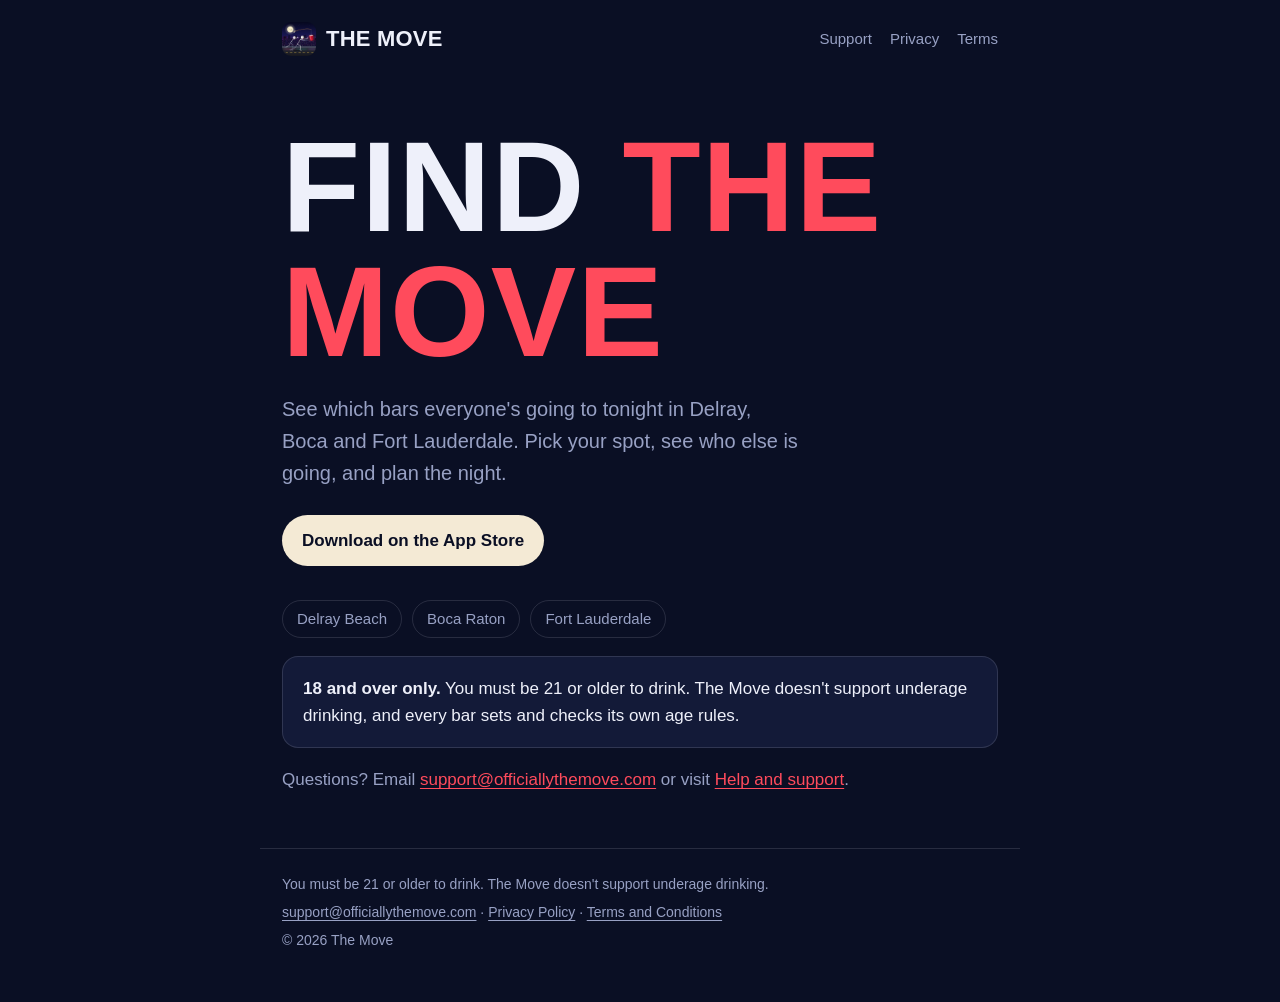
<file: index.html>
<!DOCTYPE html>
<html lang="en">
<head>
<meta charset="utf-8">
<meta name="viewport" content="width=device-width, initial-scale=1">
<title>The Move</title>
<meta name="description" content="See where everyone&#x27;s going out tonight in Delray, Boca and Fort Lauderdale.">
<meta name="theme-color" content="#0A0F24">
<link rel="icon" href="/favicon.png" type="image/png">
<link rel="apple-touch-icon" href="/apple-touch-icon.png">
<link rel="stylesheet" href="/style.css">
</head>
<body>
<header class="top">
  <a class="brand" href="/"><img src="/apple-touch-icon.png" alt=""><span>The Move</span></a>
  <nav><a href="/support">Support</a><a href="/privacy">Privacy</a><a href="/terms">Terms</a></nav>
</header>
<main>
<section class="hero">
  <p class="big">Find <em>the move</em></p>
  <p class="lede">See which bars everyone's going to tonight in Delray, Boca and Fort Lauderdale. Pick your spot, see who else is going, and plan the night.</p>
  <a class="pill" href="https://apps.apple.com/us/app/officially-the-move/id6837827126">Download on the App Store</a>
  <ul class="areas">
    <li>Delray Beach</li>
    <li>Boca Raton</li>
    <li>Fort Lauderdale</li>
  </ul>
</section>

<div class="card">
  <p><strong>18 and over only.</strong> You must be 21 or older to drink. The Move doesn't support underage drinking, and every bar sets and checks its own age rules.</p>
</div>

<p class="muted">Questions? Email <a href="mailto:support@officiallythemove.com">support@officiallythemove.com</a> or visit <a href="/support">Help and support</a>.</p>
</main>
<footer>
  <p>You must be 21 or older to drink. The Move doesn't support underage drinking.</p>
  <p><a href="mailto:support@officiallythemove.com">support@officiallythemove.com</a> · <a href="/privacy">Privacy Policy</a> · <a href="/terms">Terms and Conditions</a></p>
  <p>© 2026 The Move</p>
</footer>
</body>
</html>
</file>
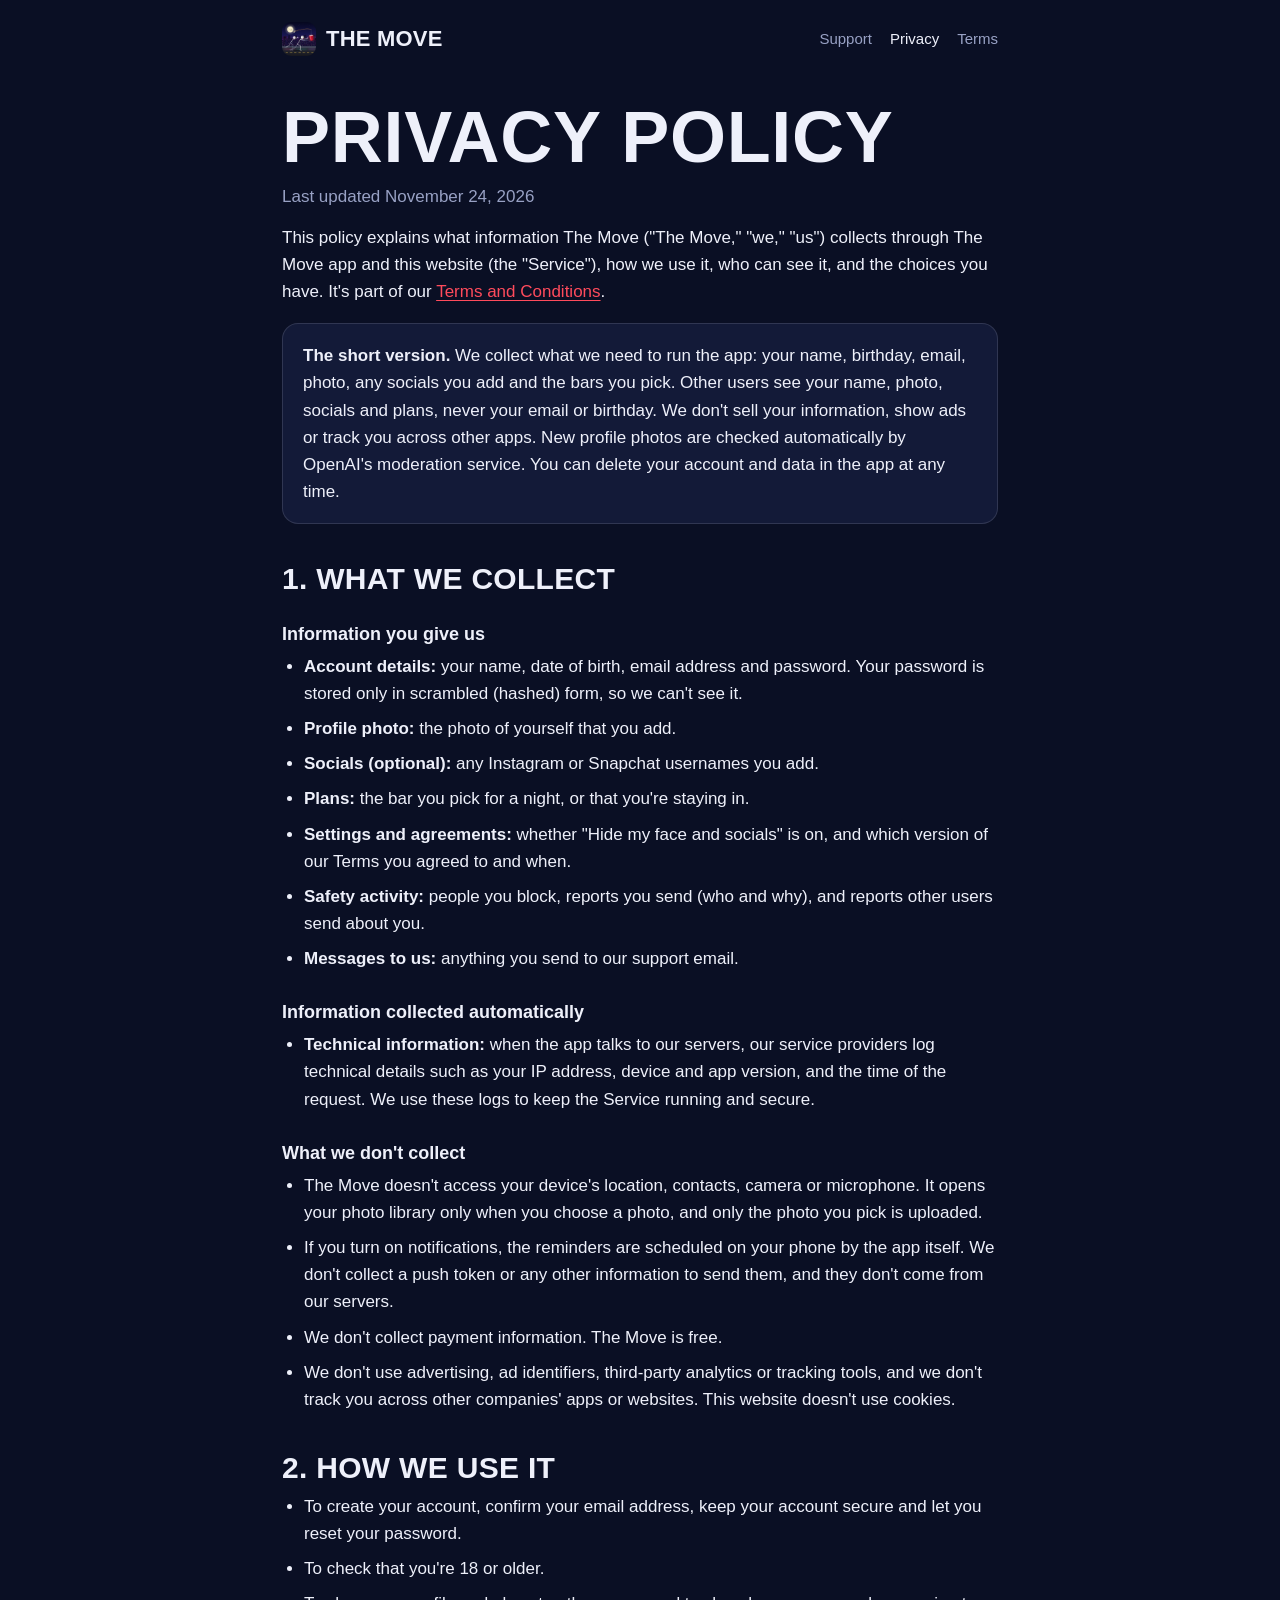
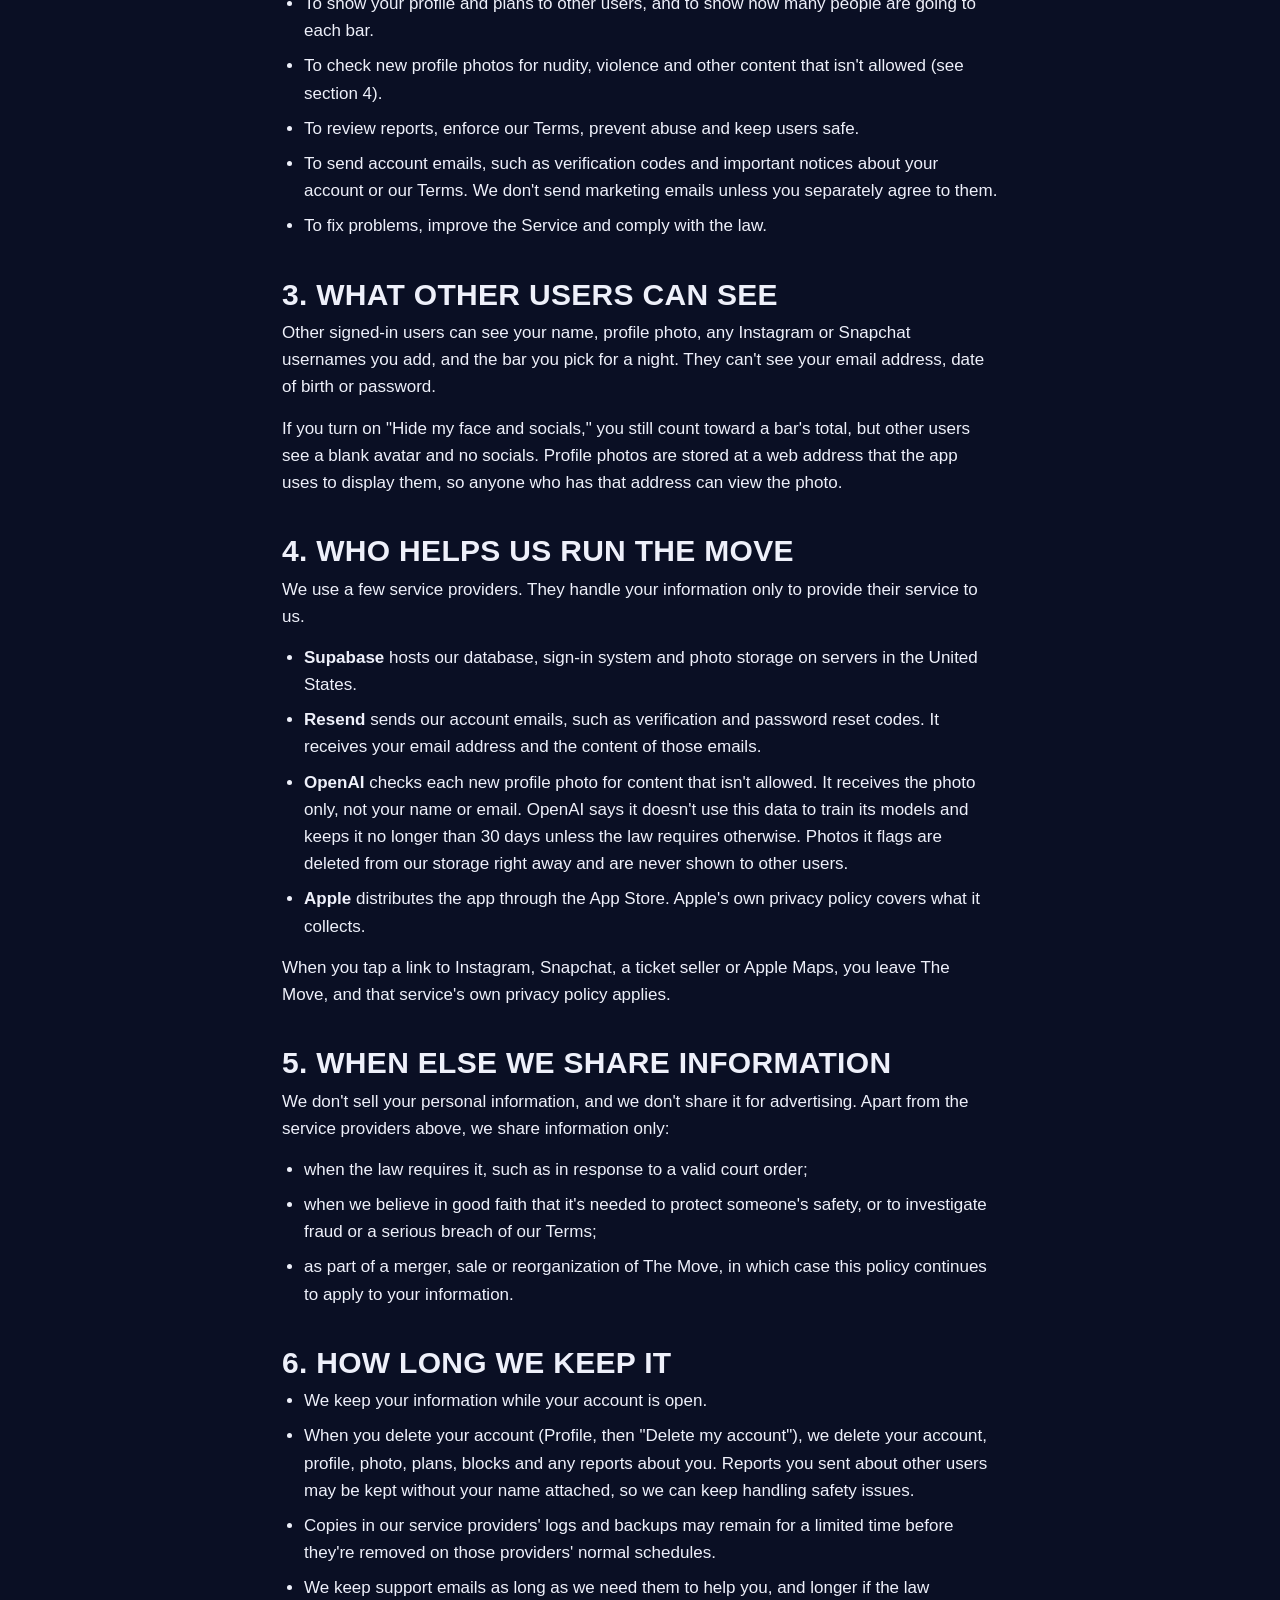
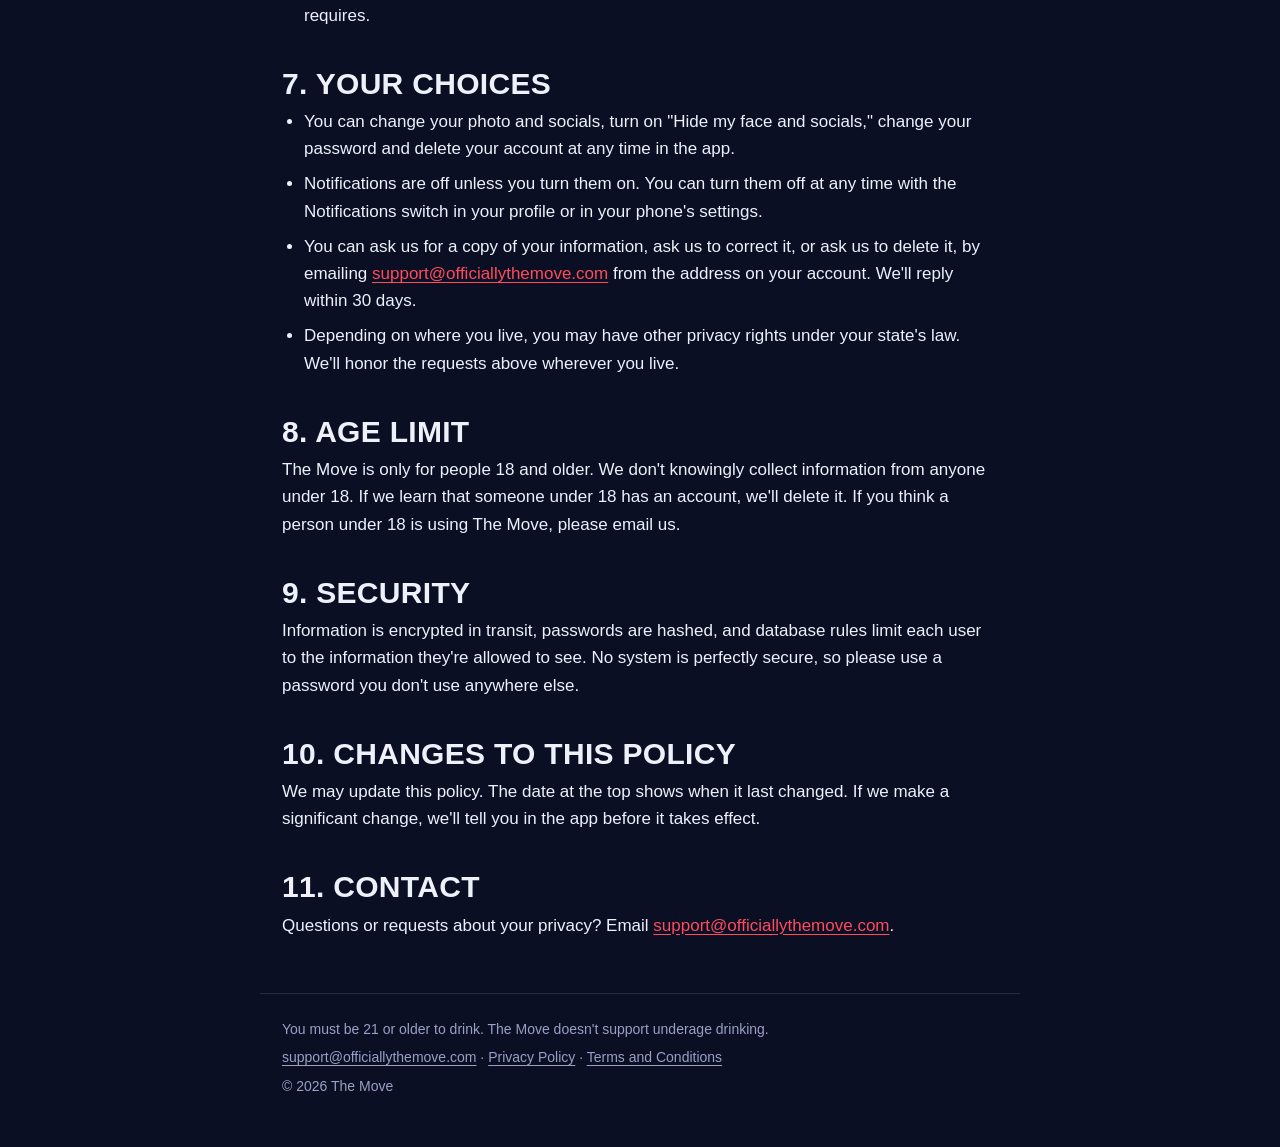
<file: privacy.html>
<!DOCTYPE html>
<html lang="en">
<head>
<meta charset="utf-8">
<meta name="viewport" content="width=device-width, initial-scale=1">
<title>Privacy Policy · The Move</title>
<meta name="description" content="What The Move collects, who can see it, who helps us run the app, and how to delete your data.">
<meta name="theme-color" content="#0A0F24">
<link rel="icon" href="/favicon.png" type="image/png">
<link rel="apple-touch-icon" href="/apple-touch-icon.png">
<link rel="stylesheet" href="/style.css">
</head>
<body>
<header class="top">
  <a class="brand" href="/"><img src="/apple-touch-icon.png" alt=""><span>The Move</span></a>
  <nav><a href="/support">Support</a><a href="/privacy" aria-current="page">Privacy</a><a href="/terms">Terms</a></nav>
</header>
<main>
<h1>Privacy Policy</h1>
<p class="date">Last updated November 24, 2026</p>

<p>This policy explains what information The Move ("The Move," "we," "us") collects through The Move app and this website (the "Service"), how we use it, who can see it, and the choices you have. It's part of our <a href="/terms">Terms and Conditions</a>.</p>

<div class="card">
  <p><strong>The short version.</strong> We collect what we need to run the app: your name, birthday, email, photo, any socials you add and the bars you pick. Other users see your name, photo, socials and plans, never your email or birthday. We don't sell your information, show ads or track you across other apps. New profile photos are checked automatically by OpenAI's moderation service. You can delete your account and data in the app at any time.</p>
</div>

<h2>1. What we collect</h2>
<h3>Information you give us</h3>
<ul>
  <li><strong>Account details:</strong> your name, date of birth, email address and password. Your password is stored only in scrambled (hashed) form, so we can't see it.</li>
  <li><strong>Profile photo:</strong> the photo of yourself that you add.</li>
  <li><strong>Socials (optional):</strong> any Instagram or Snapchat usernames you add.</li>
  <li><strong>Plans:</strong> the bar you pick for a night, or that you're staying in.</li>
  <li><strong>Settings and agreements:</strong> whether "Hide my face and socials" is on, and which version of our Terms you agreed to and when.</li>
  <li><strong>Safety activity:</strong> people you block, reports you send (who and why), and reports other users send about you.</li>
  <li><strong>Messages to us:</strong> anything you send to our support email.</li>
</ul>
<h3>Information collected automatically</h3>
<ul>
  <li><strong>Technical information:</strong> when the app talks to our servers, our service providers log technical details such as your IP address, device and app version, and the time of the request. We use these logs to keep the Service running and secure.</li>
</ul>
<h3>What we don't collect</h3>
<ul>
  <li>The Move doesn't access your device's location, contacts, camera or microphone. It opens your photo library only when you choose a photo, and only the photo you pick is uploaded.</li>
  <li>If you turn on notifications, the reminders are scheduled on your phone by the app itself. We don't collect a push token or any other information to send them, and they don't come from our servers.</li>
  <li>We don't collect payment information. The Move is free.</li>
  <li>We don't use advertising, ad identifiers, third-party analytics or tracking tools, and we don't track you across other companies' apps or websites. This website doesn't use cookies.</li>
</ul>

<h2>2. How we use it</h2>
<ul>
  <li>To create your account, confirm your email address, keep your account secure and let you reset your password.</li>
  <li>To check that you're 18 or older.</li>
  <li>To show your profile and plans to other users, and to show how many people are going to each bar.</li>
  <li>To check new profile photos for nudity, violence and other content that isn't allowed (see section 4).</li>
  <li>To review reports, enforce our Terms, prevent abuse and keep users safe.</li>
  <li>To send account emails, such as verification codes and important notices about your account or our Terms. We don't send marketing emails unless you separately agree to them.</li>
  <li>To fix problems, improve the Service and comply with the law.</li>
</ul>

<h2>3. What other users can see</h2>
<p>Other signed-in users can see your name, profile photo, any Instagram or Snapchat usernames you add, and the bar you pick for a night. They can't see your email address, date of birth or password.</p>
<p>If you turn on "Hide my face and socials," you still count toward a bar's total, but other users see a blank avatar and no socials. Profile photos are stored at a web address that the app uses to display them, so anyone who has that address can view the photo.</p>

<h2>4. Who helps us run The Move</h2>
<p>We use a few service providers. They handle your information only to provide their service to us.</p>
<ul>
  <li><strong>Supabase</strong> hosts our database, sign-in system and photo storage on servers in the United States.</li>
  <li><strong>Resend</strong> sends our account emails, such as verification and password reset codes. It receives your email address and the content of those emails.</li>
  <li><strong>OpenAI</strong> checks each new profile photo for content that isn't allowed. It receives the photo only, not your name or email. OpenAI says it doesn't use this data to train its models and keeps it no longer than 30 days unless the law requires otherwise. Photos it flags are deleted from our storage right away and are never shown to other users.</li>
  <li><strong>Apple</strong> distributes the app through the App Store. Apple's own privacy policy covers what it collects.</li>
</ul>
<p>When you tap a link to Instagram, Snapchat, a ticket seller or Apple Maps, you leave The Move, and that service's own privacy policy applies.</p>

<h2>5. When else we share information</h2>
<p>We don't sell your personal information, and we don't share it for advertising. Apart from the service providers above, we share information only:</p>
<ul>
  <li>when the law requires it, such as in response to a valid court order;</li>
  <li>when we believe in good faith that it's needed to protect someone's safety, or to investigate fraud or a serious breach of our Terms;</li>
  <li>as part of a merger, sale or reorganization of The Move, in which case this policy continues to apply to your information.</li>
</ul>

<h2>6. How long we keep it</h2>
<ul>
  <li>We keep your information while your account is open.</li>
  <li>When you delete your account (Profile, then "Delete my account"), we delete your account, profile, photo, plans, blocks and any reports about you. Reports you sent about other users may be kept without your name attached, so we can keep handling safety issues.</li>
  <li>Copies in our service providers' logs and backups may remain for a limited time before they're removed on those providers' normal schedules.</li>
  <li>We keep support emails as long as we need them to help you, and longer if the law requires.</li>
</ul>

<h2>7. Your choices</h2>
<ul>
  <li>You can change your photo and socials, turn on "Hide my face and socials," change your password and delete your account at any time in the app.</li>
  <li>Notifications are off unless you turn them on. You can turn them off at any time with the Notifications switch in your profile or in your phone's settings.</li>
  <li>You can ask us for a copy of your information, ask us to correct it, or ask us to delete it, by emailing <a href="mailto:support@officiallythemove.com">support@officiallythemove.com</a> from the address on your account. We'll reply within 30 days.</li>
  <li>Depending on where you live, you may have other privacy rights under your state's law. We'll honor the requests above wherever you live.</li>
</ul>

<h2>8. Age limit</h2>
<p>The Move is only for people 18 and older. We don't knowingly collect information from anyone under 18. If we learn that someone under 18 has an account, we'll delete it. If you think a person under 18 is using The Move, please email us.</p>

<h2>9. Security</h2>
<p>Information is encrypted in transit, passwords are hashed, and database rules limit each user to the information they're allowed to see. No system is perfectly secure, so please use a password you don't use anywhere else.</p>

<h2>10. Changes to this policy</h2>
<p>We may update this policy. The date at the top shows when it last changed. If we make a significant change, we'll tell you in the app before it takes effect.</p>

<h2>11. Contact</h2>
<p>Questions or requests about your privacy? Email <a href="mailto:support@officiallythemove.com">support@officiallythemove.com</a>.</p>
</main>
<footer>
  <p>You must be 21 or older to drink. The Move doesn't support underage drinking.</p>
  <p><a href="mailto:support@officiallythemove.com">support@officiallythemove.com</a> · <a href="/privacy">Privacy Policy</a> · <a href="/terms">Terms and Conditions</a></p>
  <p>© 2026 The Move</p>
</footer>
</body>
</html>
</file>
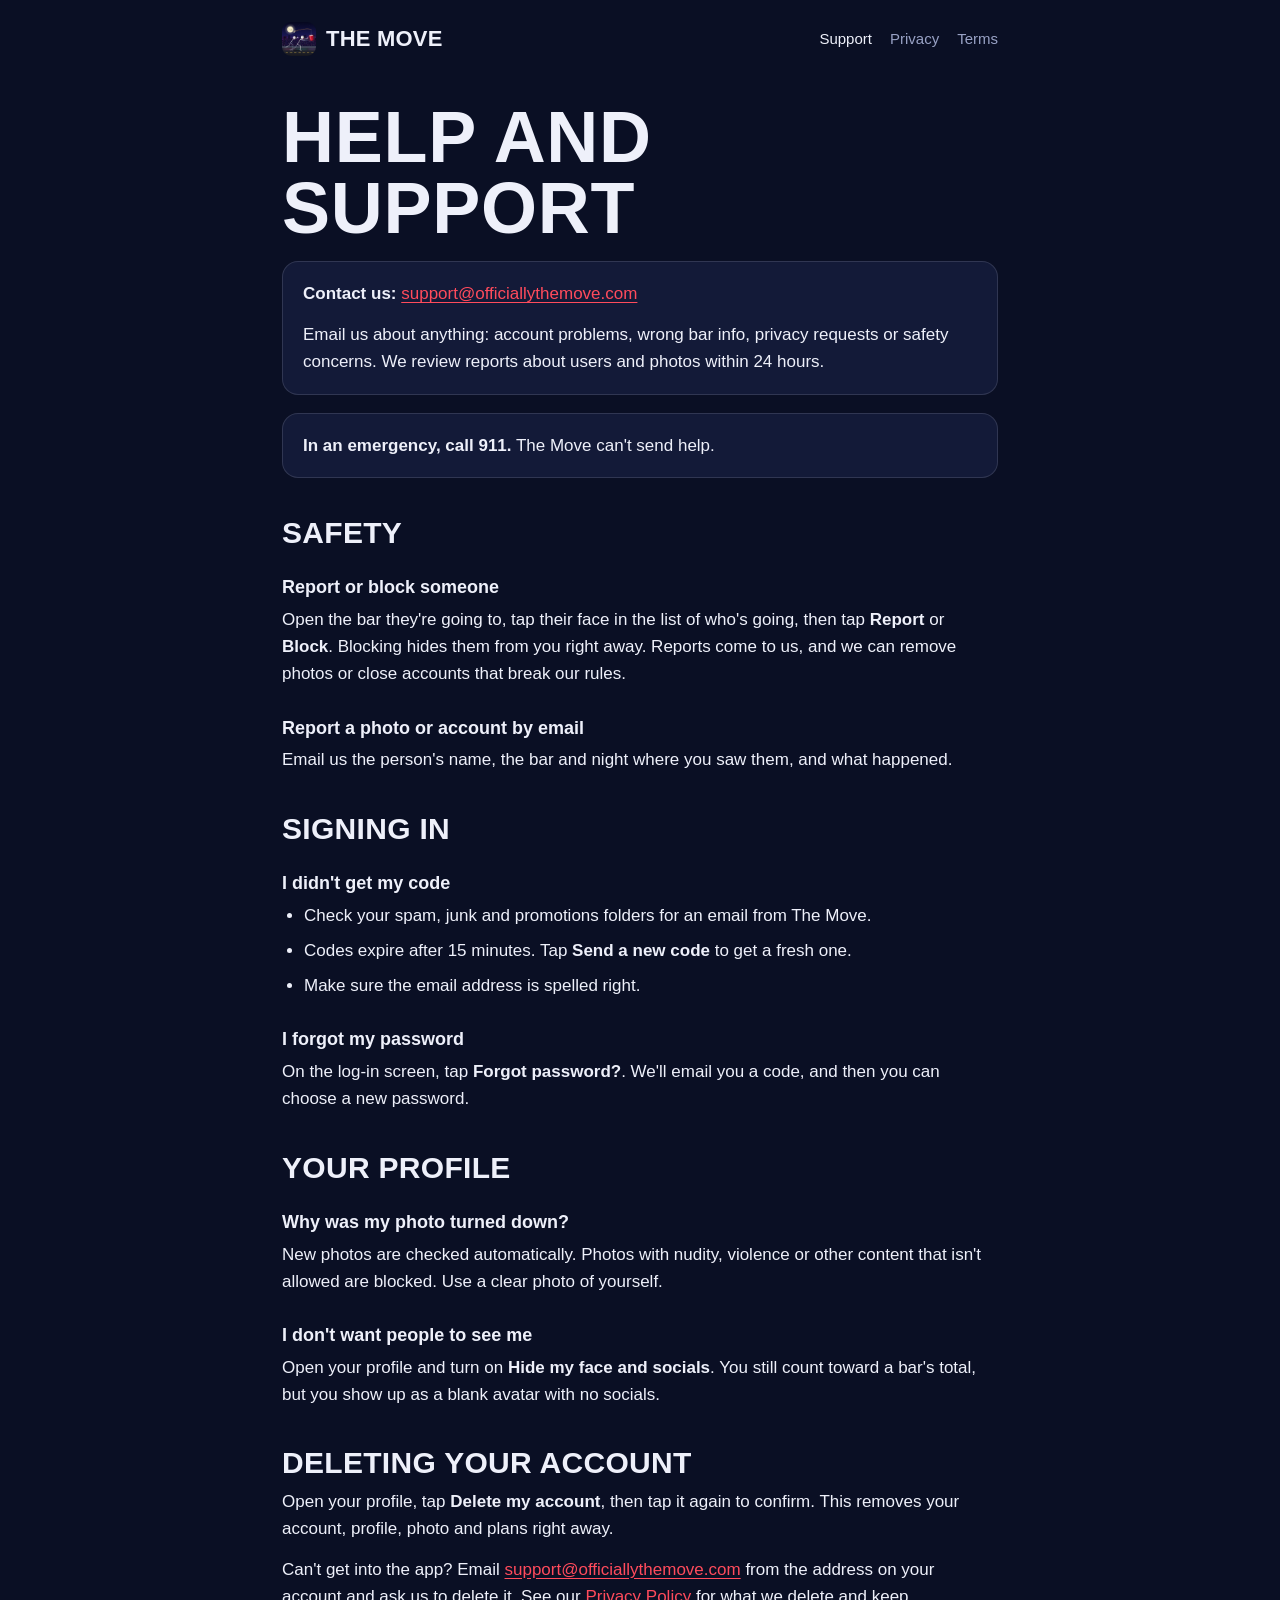
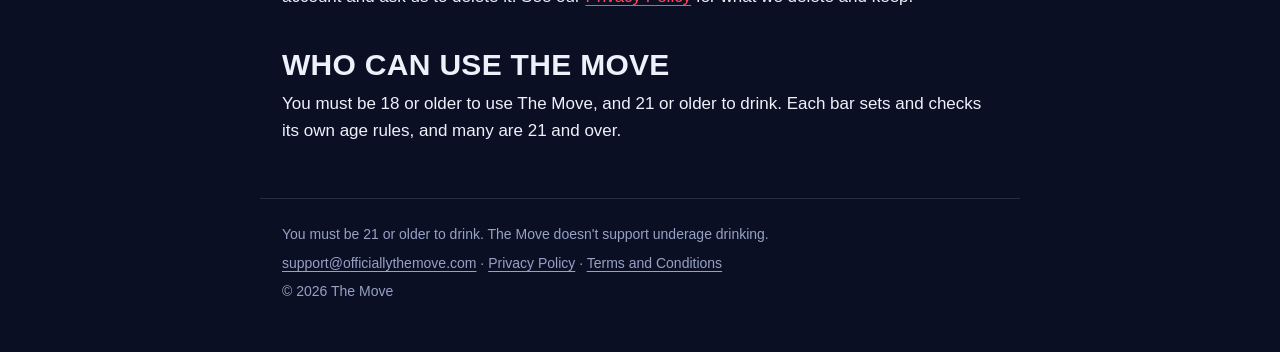
<file: support.html>
<!DOCTYPE html>
<html lang="en">
<head>
<meta charset="utf-8">
<meta name="viewport" content="width=device-width, initial-scale=1">
<title>Help and support · The Move</title>
<meta name="description" content="Get help with The Move: contact us, report someone, fix sign-in problems or delete your account.">
<meta name="theme-color" content="#0A0F24">
<link rel="icon" href="/favicon.png" type="image/png">
<link rel="apple-touch-icon" href="/apple-touch-icon.png">
<link rel="stylesheet" href="/style.css">
</head>
<body>
<header class="top">
  <a class="brand" href="/"><img src="/apple-touch-icon.png" alt=""><span>The Move</span></a>
  <nav><a href="/support" aria-current="page">Support</a><a href="/privacy">Privacy</a><a href="/terms">Terms</a></nav>
</header>
<main>
<h1>Help and support</h1>

<div class="card">
  <p><strong>Contact us:</strong> <a href="mailto:support@officiallythemove.com">support@officiallythemove.com</a></p>
  <p>Email us about anything: account problems, wrong bar info, privacy requests or safety concerns. We review reports about users and photos within 24 hours.</p>
</div>

<div class="card">
  <p><strong>In an emergency, call 911.</strong> The Move can't send help.</p>
</div>

<h2>Safety</h2>
<h3>Report or block someone</h3>
<p>Open the bar they're going to, tap their face in the list of who's going, then tap <strong>Report</strong> or <strong>Block</strong>. Blocking hides them from you right away. Reports come to us, and we can remove photos or close accounts that break our rules.</p>
<h3>Report a photo or account by email</h3>
<p>Email us the person's name, the bar and night where you saw them, and what happened.</p>

<h2>Signing in</h2>
<h3>I didn't get my code</h3>
<ul>
  <li>Check your spam, junk and promotions folders for an email from The Move.</li>
  <li>Codes expire after 15 minutes. Tap <strong>Send a new code</strong> to get a fresh one.</li>
  <li>Make sure the email address is spelled right.</li>
</ul>
<h3>I forgot my password</h3>
<p>On the log-in screen, tap <strong>Forgot password?</strong>. We'll email you a code, and then you can choose a new password.</p>

<h2>Your profile</h2>
<h3>Why was my photo turned down?</h3>
<p>New photos are checked automatically. Photos with nudity, violence or other content that isn't allowed are blocked. Use a clear photo of yourself.</p>
<h3>I don't want people to see me</h3>
<p>Open your profile and turn on <strong>Hide my face and socials</strong>. You still count toward a bar's total, but you show up as a blank avatar with no socials.</p>

<h2>Deleting your account</h2>
<p>Open your profile, tap <strong>Delete my account</strong>, then tap it again to confirm. This removes your account, profile, photo and plans right away.</p>
<p>Can't get into the app? Email <a href="mailto:support@officiallythemove.com">support@officiallythemove.com</a> from the address on your account and ask us to delete it. See our <a href="/privacy">Privacy Policy</a> for what we delete and keep.</p>

<h2>Who can use The Move</h2>
<p>You must be 18 or older to use The Move, and 21 or older to drink. Each bar sets and checks its own age rules, and many are 21 and over.</p>
</main>
<footer>
  <p>You must be 21 or older to drink. The Move doesn't support underage drinking.</p>
  <p><a href="mailto:support@officiallythemove.com">support@officiallythemove.com</a> · <a href="/privacy">Privacy Policy</a> · <a href="/terms">Terms and Conditions</a></p>
  <p>© 2026 The Move</p>
</footer>
</body>
</html>
</file>
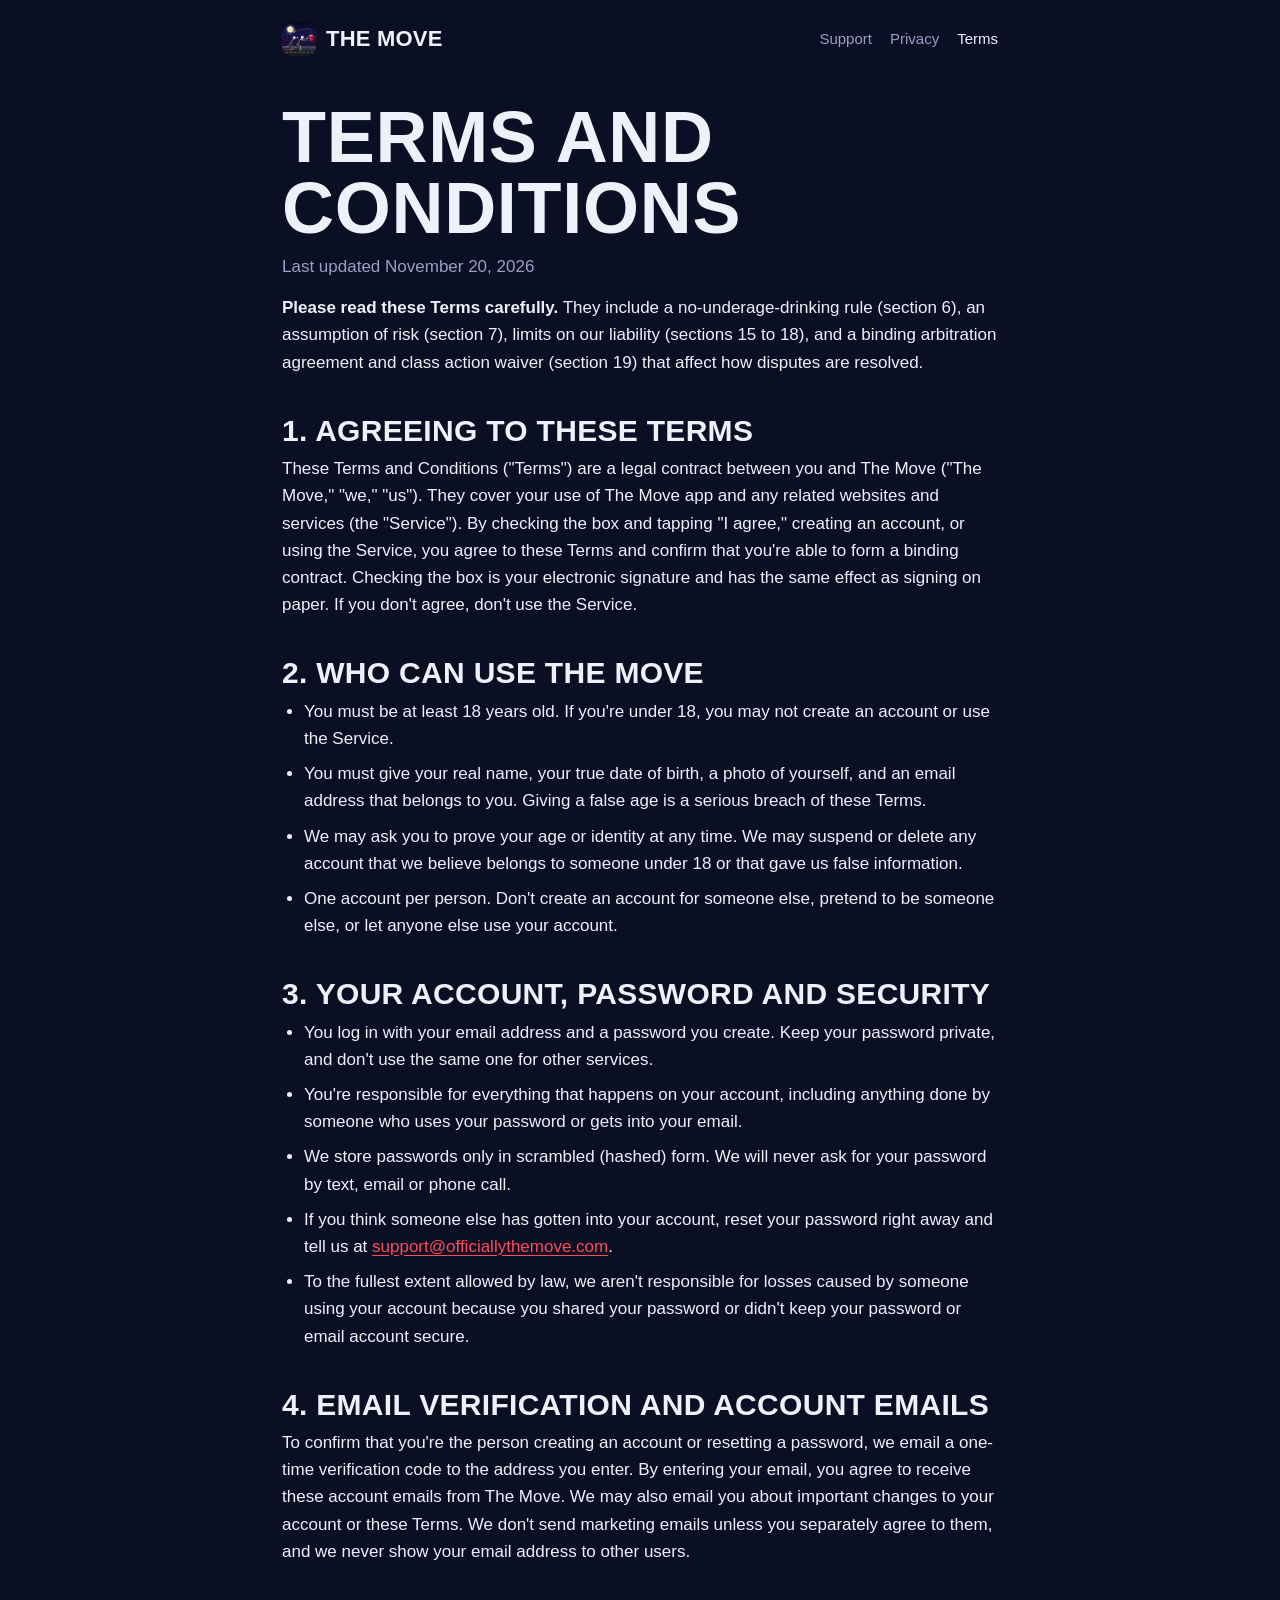
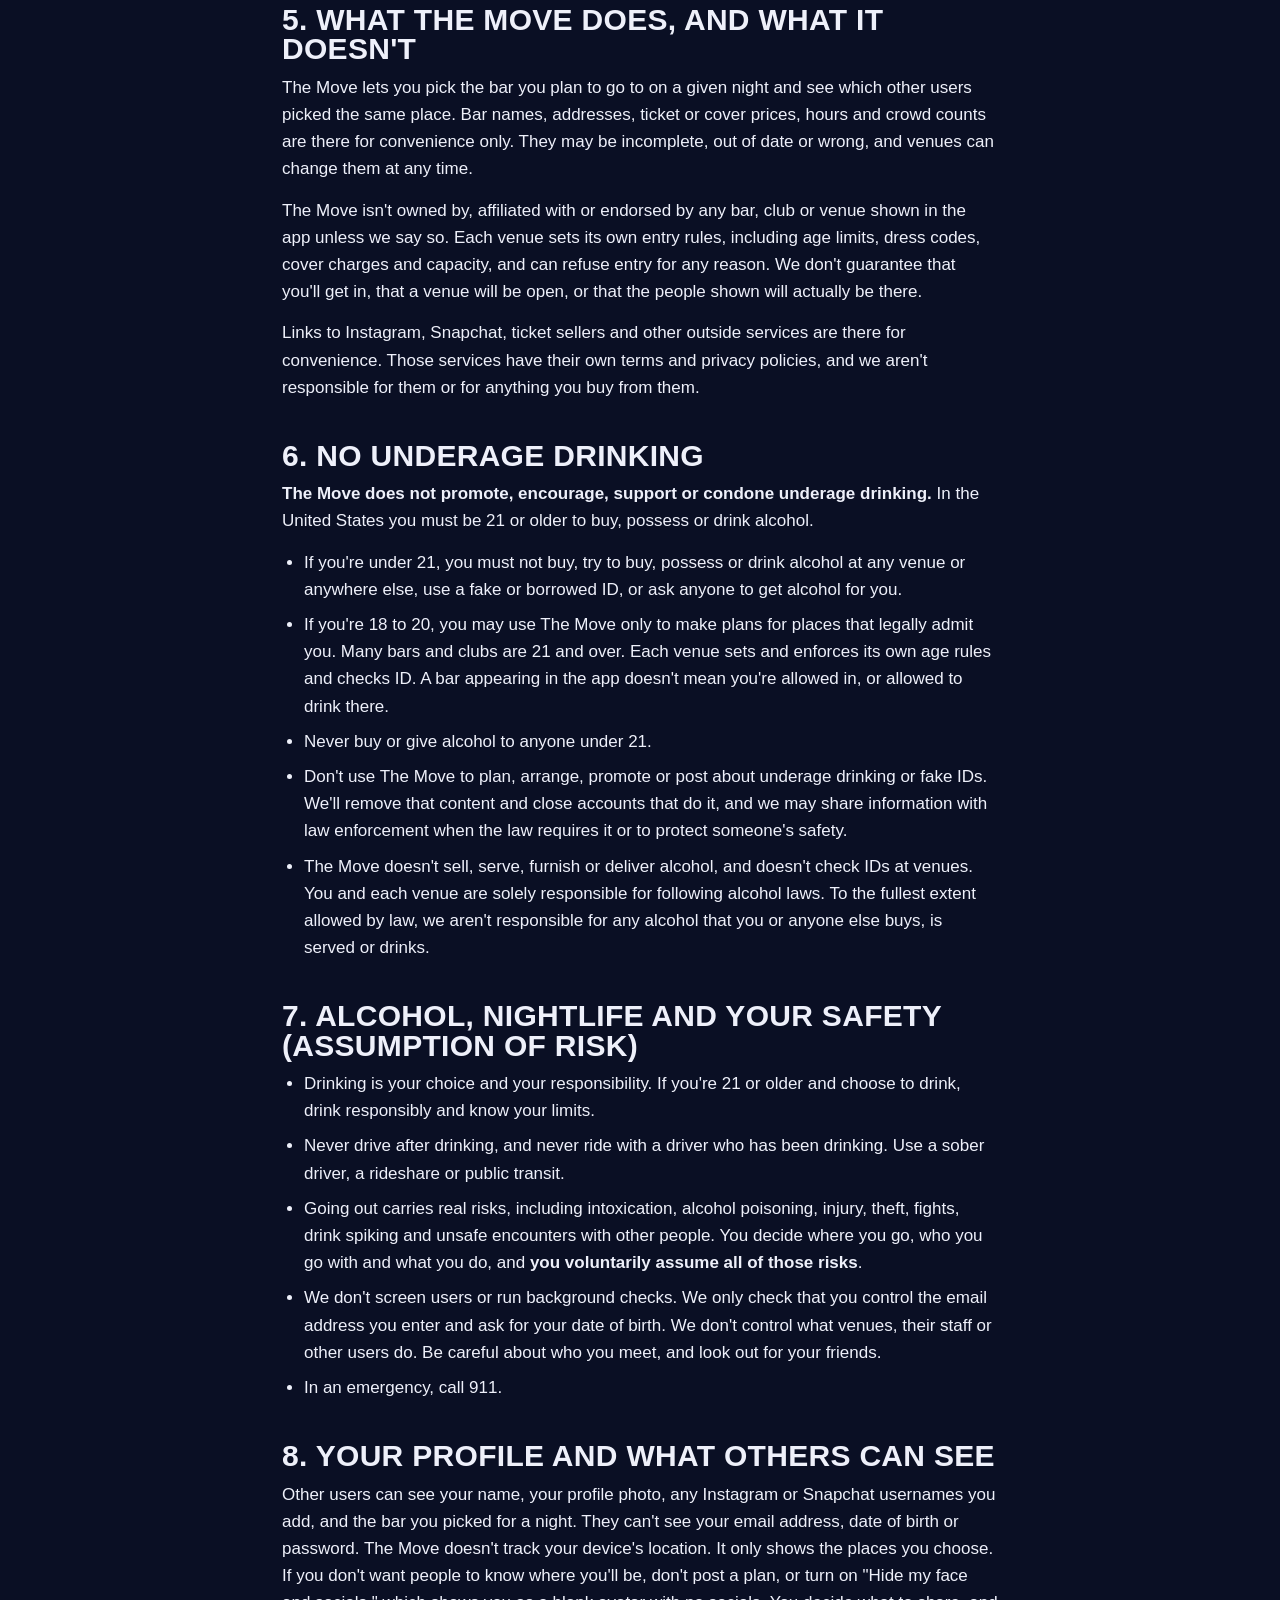
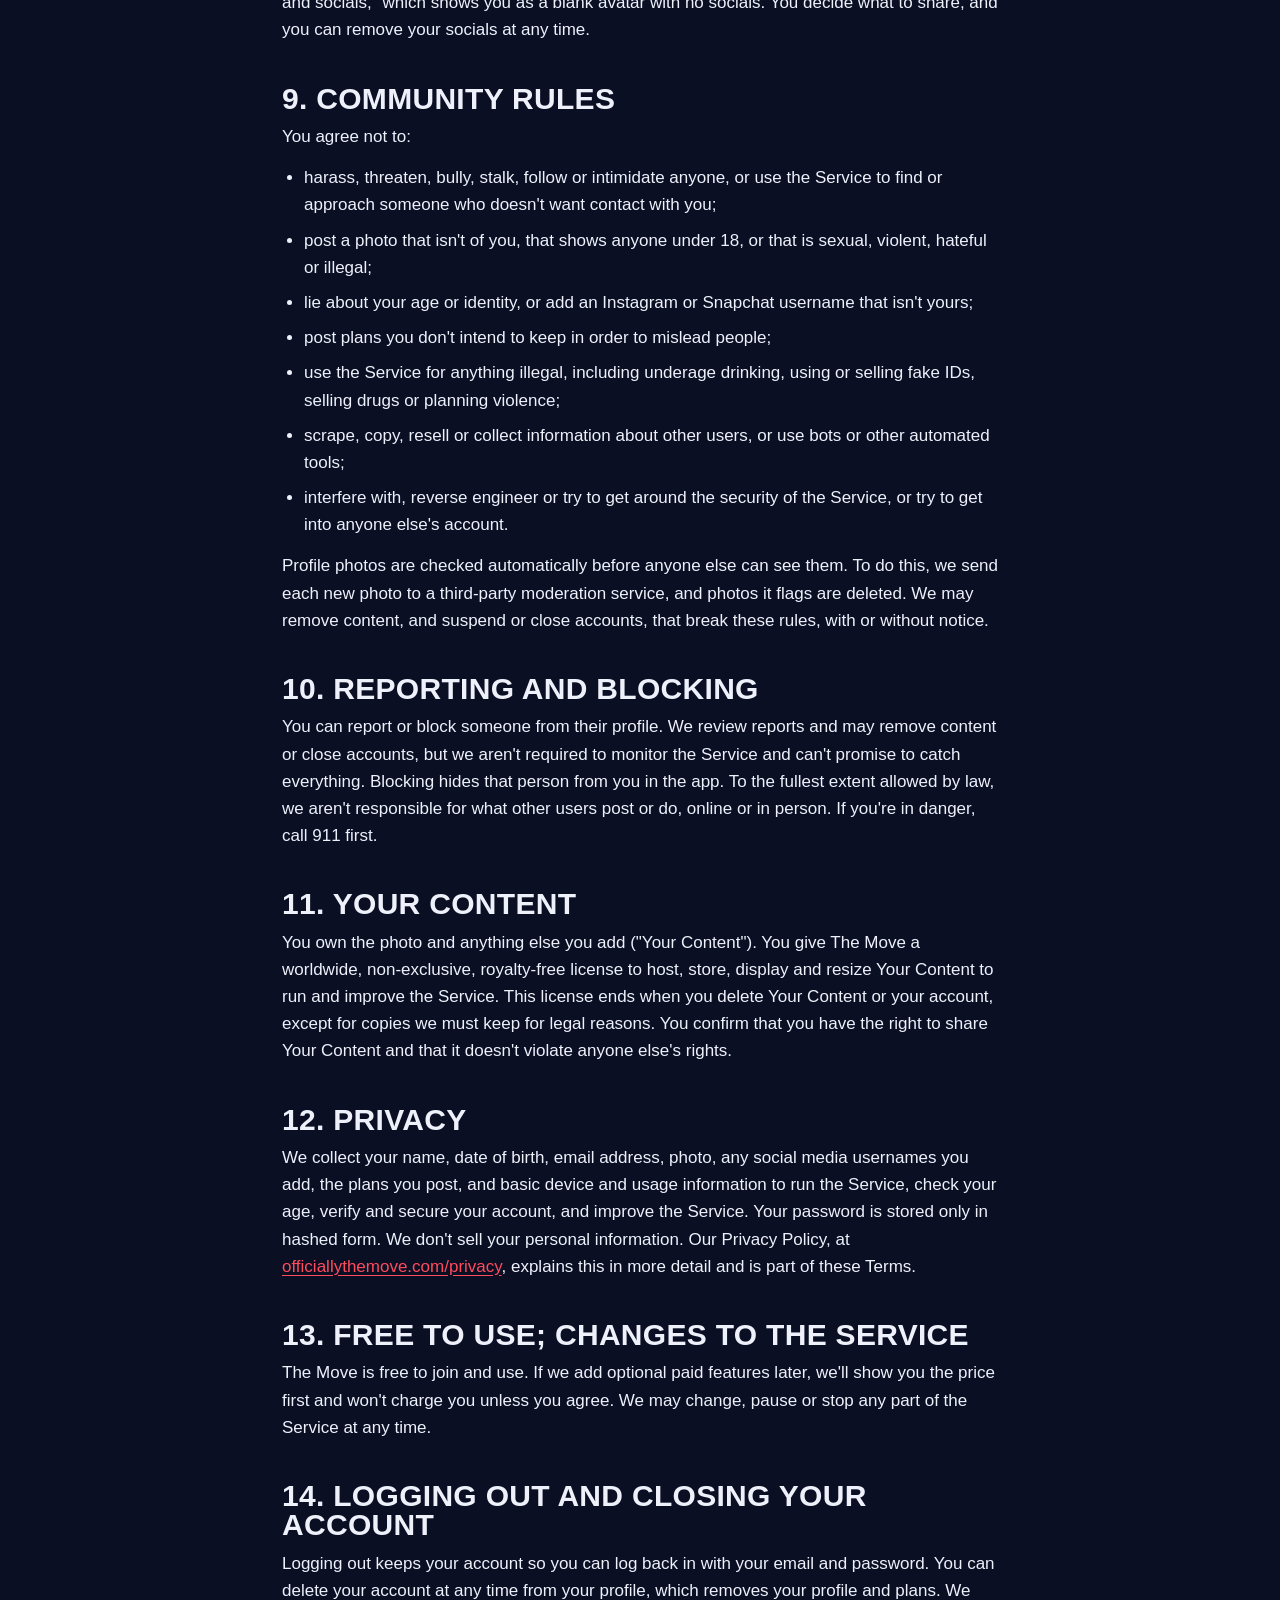
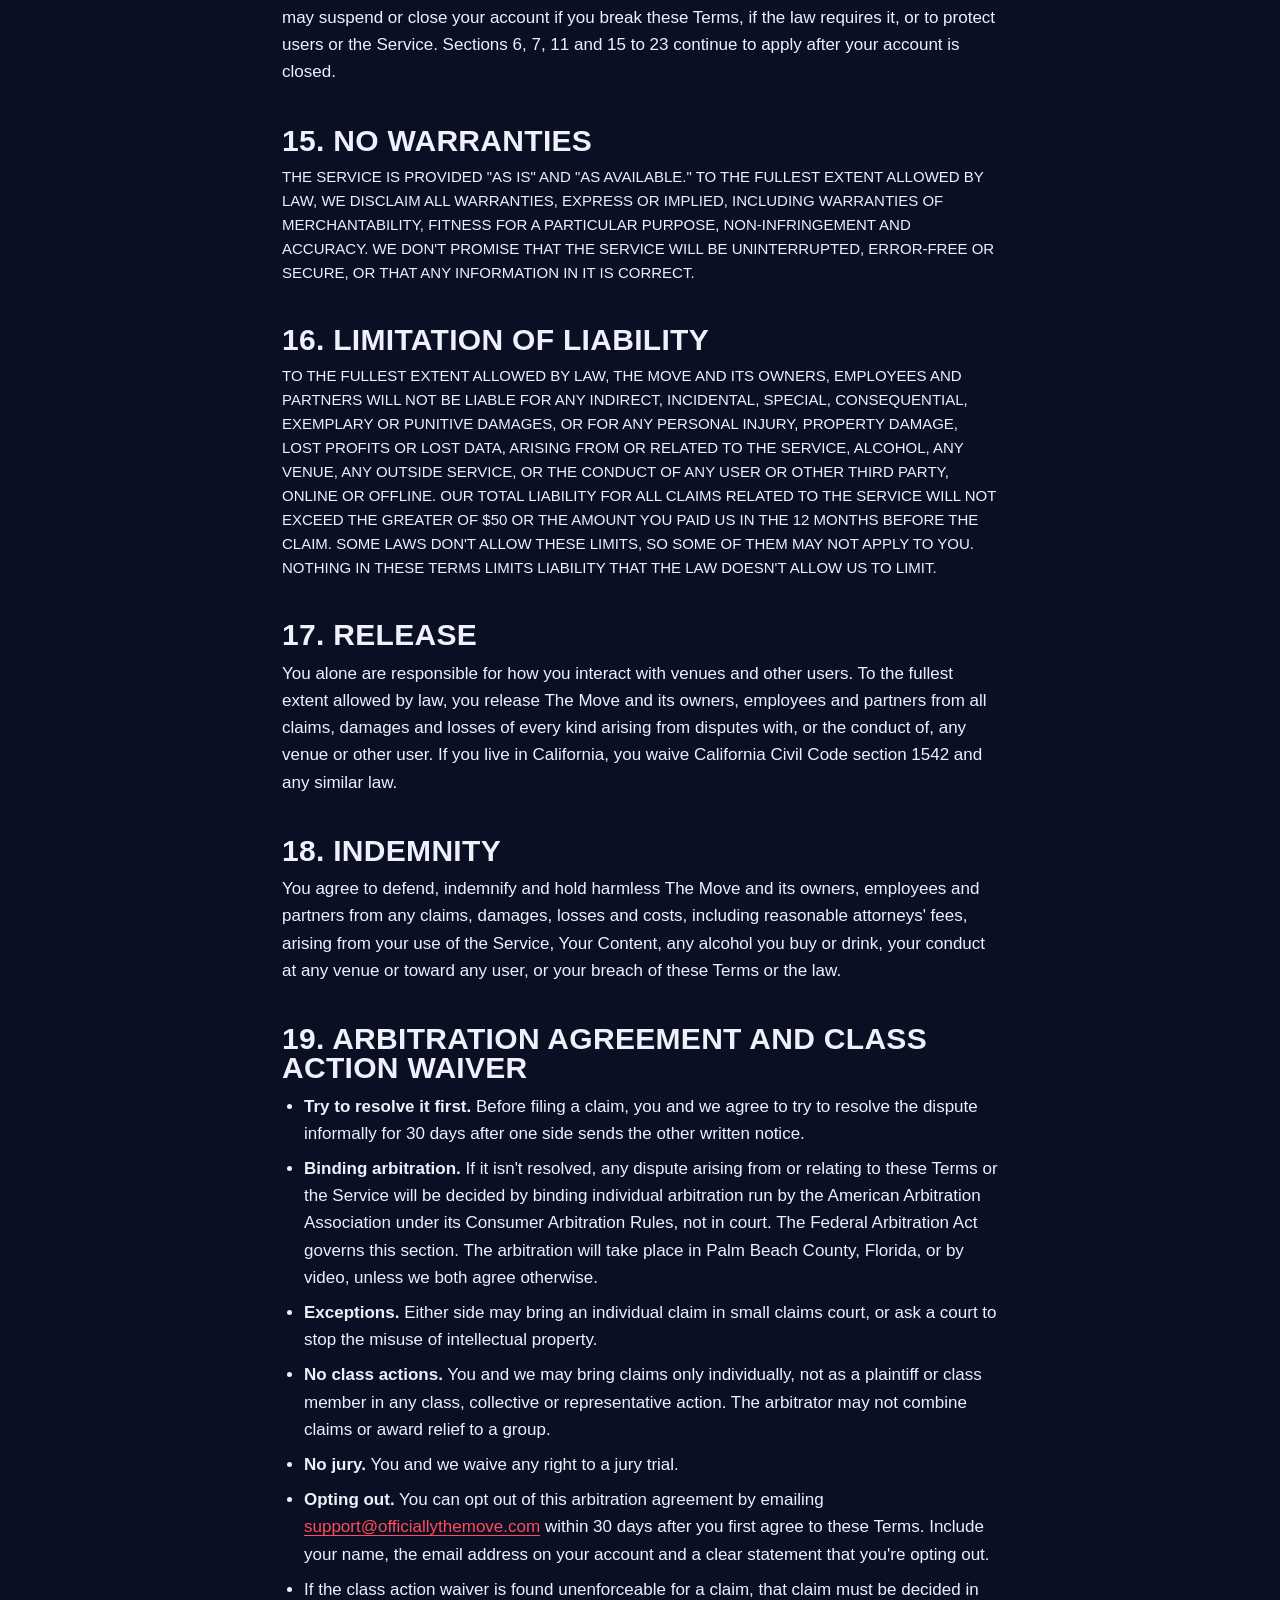
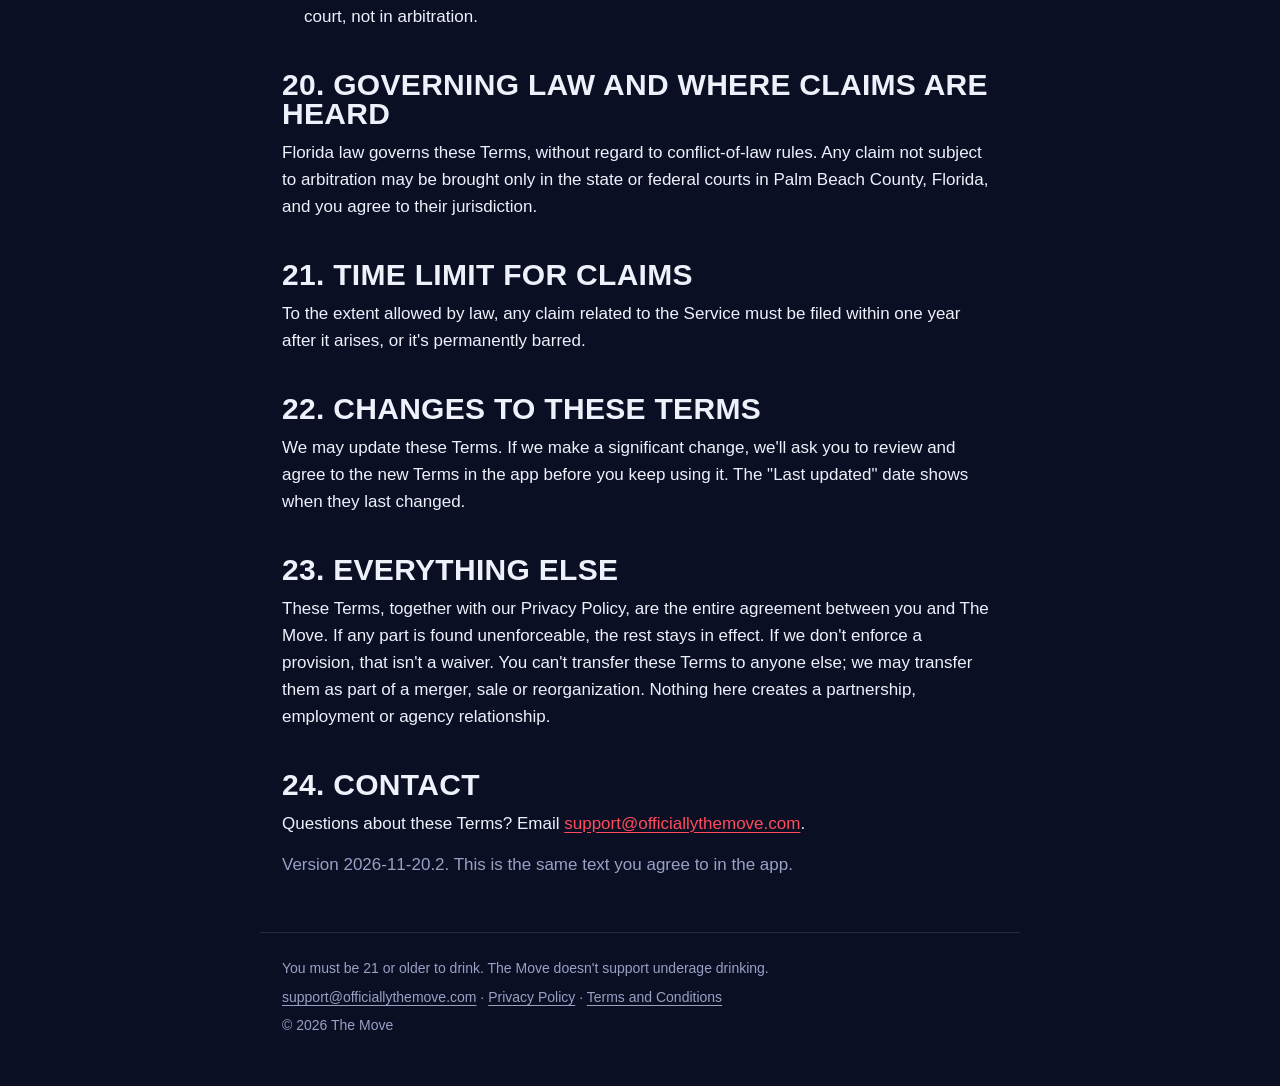
<file: terms.html>
<!DOCTYPE html>
<html lang="en">
<head>
<meta charset="utf-8">
<meta name="viewport" content="width=device-width, initial-scale=1">
<title>Terms and Conditions · The Move</title>
<meta name="description" content="The Move&#x27;s Terms and Conditions.">
<meta name="theme-color" content="#0A0F24">
<link rel="icon" href="/favicon.png" type="image/png">
<link rel="apple-touch-icon" href="/apple-touch-icon.png">
<link rel="stylesheet" href="/style.css">
</head>
<body>
<header class="top">
  <a class="brand" href="/"><img src="/apple-touch-icon.png" alt=""><span>The Move</span></a>
  <nav><a href="/support">Support</a><a href="/privacy">Privacy</a><a href="/terms" aria-current="page">Terms</a></nav>
</header>
<main>
<h1>Terms and Conditions</h1>
<p class="date">Last updated November 20, 2026</p>
<p><strong>Please read these Terms carefully.</strong> They include a no-underage-drinking rule (section 6), an assumption of risk (section 7), limits on our liability (sections 15 to 18), and a binding arbitration agreement and class action waiver (section 19) that affect how disputes are resolved.</p>
<h2>1. Agreeing to these Terms</h2>
<p>These Terms and Conditions ("Terms") are a legal contract between you and The Move ("The Move," "we," "us"). They cover your use of The Move app and any related websites and services (the "Service"). By checking the box and tapping "I agree," creating an account, or using the Service, you agree to these Terms and confirm that you're able to form a binding contract. Checking the box is your electronic signature and has the same effect as signing on paper. If you don't agree, don't use the Service.</p>
<h2>2. Who can use The Move</h2>
<ul><li>You must be at least 18 years old. If you're under 18, you may not create an account or use the Service.</li><li>You must give your real name, your true date of birth, a photo of yourself, and an email address that belongs to you. Giving a false age is a serious breach of these Terms.</li><li>We may ask you to prove your age or identity at any time. We may suspend or delete any account that we believe belongs to someone under 18 or that gave us false information.</li><li>One account per person. Don't create an account for someone else, pretend to be someone else, or let anyone else use your account.</li></ul>
<h2>3. Your account, password and security</h2>
<ul><li>You log in with your email address and a password you create. Keep your password private, and don't use the same one for other services.</li><li>You're responsible for everything that happens on your account, including anything done by someone who uses your password or gets into your email.</li><li>We store passwords only in scrambled (hashed) form. We will never ask for your password by text, email or phone call.</li><li>If you think someone else has gotten into your account, reset your password right away and tell us at <a href="mailto:support@officiallythemove.com">support@officiallythemove.com</a>.</li><li>To the fullest extent allowed by law, we aren't responsible for losses caused by someone using your account because you shared your password or didn't keep your password or email account secure.</li></ul>
<h2>4. Email verification and account emails</h2>
<p>To confirm that you're the person creating an account or resetting a password, we email a one-time verification code to the address you enter. By entering your email, you agree to receive these account emails from The Move. We may also email you about important changes to your account or these Terms. We don't send marketing emails unless you separately agree to them, and we never show your email address to other users.</p>
<h2>5. What The Move does, and what it doesn&#x27;t</h2>
<p>The Move lets you pick the bar you plan to go to on a given night and see which other users picked the same place. Bar names, addresses, ticket or cover prices, hours and crowd counts are there for convenience only. They may be incomplete, out of date or wrong, and venues can change them at any time.</p>
<p>The Move isn't owned by, affiliated with or endorsed by any bar, club or venue shown in the app unless we say so. Each venue sets its own entry rules, including age limits, dress codes, cover charges and capacity, and can refuse entry for any reason. We don't guarantee that you'll get in, that a venue will be open, or that the people shown will actually be there.</p>
<p>Links to Instagram, Snapchat, ticket sellers and other outside services are there for convenience. Those services have their own terms and privacy policies, and we aren't responsible for them or for anything you buy from them.</p>
<h2>6. No underage drinking</h2>
<p><strong>The Move does not promote, encourage, support or condone underage drinking.</strong> In the United States you must be 21 or older to buy, possess or drink alcohol.</p>
<ul><li>If you're under 21, you must not buy, try to buy, possess or drink alcohol at any venue or anywhere else, use a fake or borrowed ID, or ask anyone to get alcohol for you.</li><li>If you're 18 to 20, you may use The Move only to make plans for places that legally admit you. Many bars and clubs are 21 and over. Each venue sets and enforces its own age rules and checks ID. A bar appearing in the app doesn't mean you're allowed in, or allowed to drink there.</li><li>Never buy or give alcohol to anyone under 21.</li><li>Don't use The Move to plan, arrange, promote or post about underage drinking or fake IDs. We'll remove that content and close accounts that do it, and we may share information with law enforcement when the law requires it or to protect someone's safety.</li><li>The Move doesn't sell, serve, furnish or deliver alcohol, and doesn't check IDs at venues. You and each venue are solely responsible for following alcohol laws. To the fullest extent allowed by law, we aren't responsible for any alcohol that you or anyone else buys, is served or drinks.</li></ul>
<h2>7. Alcohol, nightlife and your safety (assumption of risk)</h2>
<ul><li>Drinking is your choice and your responsibility. If you're 21 or older and choose to drink, drink responsibly and know your limits.</li><li>Never drive after drinking, and never ride with a driver who has been drinking. Use a sober driver, a rideshare or public transit.</li><li>Going out carries real risks, including intoxication, alcohol poisoning, injury, theft, fights, drink spiking and unsafe encounters with other people. You decide where you go, who you go with and what you do, and <strong>you voluntarily assume all of those risks</strong>.</li><li>We don't screen users or run background checks. We only check that you control the email address you enter and ask for your date of birth. We don't control what venues, their staff or other users do. Be careful about who you meet, and look out for your friends.</li><li>In an emergency, call 911.</li></ul>
<h2>8. Your profile and what others can see</h2>
<p>Other users can see your name, your profile photo, any Instagram or Snapchat usernames you add, and the bar you picked for a night. They can't see your email address, date of birth or password. The Move doesn't track your device's location. It only shows the places you choose. If you don't want people to know where you'll be, don't post a plan, or turn on "Hide my face and socials," which shows you as a blank avatar with no socials. You decide what to share, and you can remove your socials at any time.</p>
<h2>9. Community rules</h2>
<p>You agree not to:</p>
<ul><li>harass, threaten, bully, stalk, follow or intimidate anyone, or use the Service to find or approach someone who doesn't want contact with you;</li><li>post a photo that isn't of you, that shows anyone under 18, or that is sexual, violent, hateful or illegal;</li><li>lie about your age or identity, or add an Instagram or Snapchat username that isn't yours;</li><li>post plans you don't intend to keep in order to mislead people;</li><li>use the Service for anything illegal, including underage drinking, using or selling fake IDs, selling drugs or planning violence;</li><li>scrape, copy, resell or collect information about other users, or use bots or other automated tools;</li><li>interfere with, reverse engineer or try to get around the security of the Service, or try to get into anyone else's account.</li></ul>
<p>Profile photos are checked automatically before anyone else can see them. To do this, we send each new photo to a third-party moderation service, and photos it flags are deleted. We may remove content, and suspend or close accounts, that break these rules, with or without notice.</p>
<h2>10. Reporting and blocking</h2>
<p>You can report or block someone from their profile. We review reports and may remove content or close accounts, but we aren't required to monitor the Service and can't promise to catch everything. Blocking hides that person from you in the app. To the fullest extent allowed by law, we aren't responsible for what other users post or do, online or in person. If you're in danger, call 911 first.</p>
<h2>11. Your content</h2>
<p>You own the photo and anything else you add ("Your Content"). You give The Move a worldwide, non-exclusive, royalty-free license to host, store, display and resize Your Content to run and improve the Service. This license ends when you delete Your Content or your account, except for copies we must keep for legal reasons. You confirm that you have the right to share Your Content and that it doesn't violate anyone else's rights.</p>
<h2>12. Privacy</h2>
<p>We collect your name, date of birth, email address, photo, any social media usernames you add, the plans you post, and basic device and usage information to run the Service, check your age, verify and secure your account, and improve the Service. Your password is stored only in hashed form. We don't sell your personal information. Our Privacy Policy, at <a href="/privacy">officiallythemove.com/privacy</a>, explains this in more detail and is part of these Terms.</p>
<h2>13. Free to use; changes to the Service</h2>
<p>The Move is free to join and use. If we add optional paid features later, we'll show you the price first and won't charge you unless you agree. We may change, pause or stop any part of the Service at any time.</p>
<h2>14. Logging out and closing your account</h2>
<p>Logging out keeps your account so you can log back in with your email and password. You can delete your account at any time from your profile, which removes your profile and plans. We may suspend or close your account if you break these Terms, if the law requires it, or to protect users or the Service. Sections 6, 7, 11 and 15 to 23 continue to apply after your account is closed.</p>
<h2>15. No warranties</h2>
<p class="caps">The Service is provided "as is" and "as available." To the fullest extent allowed by law, we disclaim all warranties, express or implied, including warranties of merchantability, fitness for a particular purpose, non-infringement and accuracy. We don't promise that the Service will be uninterrupted, error-free or secure, or that any information in it is correct.</p>
<h2>16. Limitation of liability</h2>
<p class="caps">To the fullest extent allowed by law, The Move and its owners, employees and partners will not be liable for any indirect, incidental, special, consequential, exemplary or punitive damages, or for any personal injury, property damage, lost profits or lost data, arising from or related to the Service, alcohol, any venue, any outside service, or the conduct of any user or other third party, online or offline. Our total liability for all claims related to the Service will not exceed the greater of $50 or the amount you paid us in the 12 months before the claim. Some laws don't allow these limits, so some of them may not apply to you. Nothing in these Terms limits liability that the law doesn't allow us to limit.</p>
<h2>17. Release</h2>
<p>You alone are responsible for how you interact with venues and other users. To the fullest extent allowed by law, you release The Move and its owners, employees and partners from all claims, damages and losses of every kind arising from disputes with, or the conduct of, any venue or other user. If you live in California, you waive California Civil Code section 1542 and any similar law.</p>
<h2>18. Indemnity</h2>
<p>You agree to defend, indemnify and hold harmless The Move and its owners, employees and partners from any claims, damages, losses and costs, including reasonable attorneys' fees, arising from your use of the Service, Your Content, any alcohol you buy or drink, your conduct at any venue or toward any user, or your breach of these Terms or the law.</p>
<h2>19. Arbitration agreement and class action waiver</h2>
<ul><li><strong>Try to resolve it first.</strong> Before filing a claim, you and we agree to try to resolve the dispute informally for 30 days after one side sends the other written notice.</li><li><strong>Binding arbitration.</strong> If it isn't resolved, any dispute arising from or relating to these Terms or the Service will be decided by binding individual arbitration run by the American Arbitration Association under its Consumer Arbitration Rules, not in court. The Federal Arbitration Act governs this section. The arbitration will take place in Palm Beach County, Florida, or by video, unless we both agree otherwise.</li><li><strong>Exceptions.</strong> Either side may bring an individual claim in small claims court, or ask a court to stop the misuse of intellectual property.</li><li><strong>No class actions.</strong> You and we may bring claims only individually, not as a plaintiff or class member in any class, collective or representative action. The arbitrator may not combine claims or award relief to a group.</li><li><strong>No jury.</strong> You and we waive any right to a jury trial.</li><li><strong>Opting out.</strong> You can opt out of this arbitration agreement by emailing <a href="mailto:support@officiallythemove.com">support@officiallythemove.com</a> within 30 days after you first agree to these Terms. Include your name, the email address on your account and a clear statement that you're opting out.</li><li>If the class action waiver is found unenforceable for a claim, that claim must be decided in court, not in arbitration.</li></ul>
<h2>20. Governing law and where claims are heard</h2>
<p>Florida law governs these Terms, without regard to conflict-of-law rules. Any claim not subject to arbitration may be brought only in the state or federal courts in Palm Beach County, Florida, and you agree to their jurisdiction.</p>
<h2>21. Time limit for claims</h2>
<p>To the extent allowed by law, any claim related to the Service must be filed within one year after it arises, or it's permanently barred.</p>
<h2>22. Changes to these Terms</h2>
<p>We may update these Terms. If we make a significant change, we'll ask you to review and agree to the new Terms in the app before you keep using it. The "Last updated" date shows when they last changed.</p>
<h2>23. Everything else</h2>
<p>These Terms, together with our Privacy Policy, are the entire agreement between you and The Move. If any part is found unenforceable, the rest stays in effect. If we don't enforce a provision, that isn't a waiver. You can't transfer these Terms to anyone else; we may transfer them as part of a merger, sale or reorganization. Nothing here creates a partnership, employment or agency relationship.</p>
<h2>24. Contact</h2>
<p>Questions about these Terms? Email <a href="mailto:support@officiallythemove.com">support@officiallythemove.com</a>.</p>
<p class="muted">Version 2026-11-20.2. This is the same text you agree to in the app.</p>
</main>
<footer>
  <p>You must be 21 or older to drink. The Move doesn't support underage drinking.</p>
  <p><a href="mailto:support@officiallythemove.com">support@officiallythemove.com</a> · <a href="/privacy">Privacy Policy</a> · <a href="/terms">Terms and Conditions</a></p>
  <p>© 2026 The Move</p>
</footer>
</body>
</html>
</file>
<file: style.css>
/* The Move website. Same colors as the app. System fonts only: no outside requests, no cookies. */
:root {
  --night: #0A0F24;
  --panel: #131A38;
  --ink: #EEF0FA;
  --muted: #98A1C4;
  --flare: #FF4B5C;
  --paper: #F4EAD5;
  --line: rgba(238, 240, 250, 0.13);
  --display: "Avenir Next Condensed", "AvenirNextCondensed-Heavy", "Arial Narrow", "Roboto Condensed", sans-serif-condensed, sans-serif;
  --body: -apple-system, BlinkMacSystemFont, "Segoe UI", Roboto, "Helvetica Neue", Arial, sans-serif;
}
* { box-sizing: border-box; }
html { -webkit-text-size-adjust: 100%; }
body {
  margin: 0;
  background: var(--night);
  color: var(--ink);
  font: 17px/1.6 var(--body);
}
a { color: var(--flare); text-underline-offset: 3px; }
a:hover { color: var(--paper); }

.top {
  display: flex; align-items: center; justify-content: space-between; gap: 16px;
  max-width: 760px; margin: 0 auto; padding: 22px 22px 0;
}
.brand { display: flex; align-items: center; gap: 10px; color: var(--ink); text-decoration: none; }
.brand img { width: 34px; height: 34px; border-radius: 9px; }
.brand span, h1, h2, .big {
  font-family: var(--display); font-weight: 900; font-stretch: condensed;
  text-transform: uppercase; letter-spacing: 0.01em; line-height: 0.98;
}
.brand span { font-size: 22px; white-space: nowrap; }
nav { display: flex; gap: 18px; flex-wrap: wrap; font-size: 15px; }
nav a { color: var(--muted); text-decoration: none; }
nav a:hover, nav a[aria-current="page"] { color: var(--ink); }

main { max-width: 760px; margin: 0 auto; padding: 28px 22px 40px; }
h1 { font-size: clamp(44px, 9vw, 72px); margin: 18px 0 10px; }
h2 { font-size: 30px; margin: 40px 0 10px; }
h3 { font-size: 18px; margin: 26px 0 4px; }
p, ul { margin: 0 0 14px; }
ul { padding-left: 22px; }
li { margin-bottom: 8px; }
.date, .muted { color: var(--muted); }
.caps { text-transform: uppercase; font-size: 15px; }

.card {
  background: var(--panel); border: 1px solid var(--line); border-radius: 16px;
  padding: 18px 20px; margin: 18px 0;
}
.card p:last-child { margin-bottom: 0; }

.hero { padding-top: 40px; }
.hero .big { font-size: clamp(60px, 15vw, 128px); margin: 0; }
.hero .big em { font-style: normal; color: var(--flare); }
.lede { font-size: 20px; color: var(--muted); max-width: 520px; margin: 18px 0 26px; }
.pill {
  display: inline-block; background: var(--paper); color: var(--night);
  font-weight: 700; padding: 12px 20px; border-radius: 999px; text-decoration: none;
}
a.pill:hover { color: var(--night); background: #fff; }
.areas { display: flex; gap: 10px; flex-wrap: wrap; margin: 34px 0 0; padding: 0; list-style: none; }
.areas li { border: 1px solid var(--line); border-radius: 999px; padding: 6px 14px; color: var(--muted); font-size: 15px; margin: 0; }

@media (max-width: 480px) {
  .top { padding: 18px 18px 0; }
  nav { gap: 14px; font-size: 14px; }
  main { padding: 20px 18px 36px; }
  .brand span { font-size: 20px; }
}

footer {
  max-width: 760px; margin: 0 auto; padding: 24px 22px 44px;
  border-top: 1px solid var(--line); color: var(--muted); font-size: 14px;
}
footer p { margin: 0 0 6px; }
footer a { color: var(--muted); }
</file>
